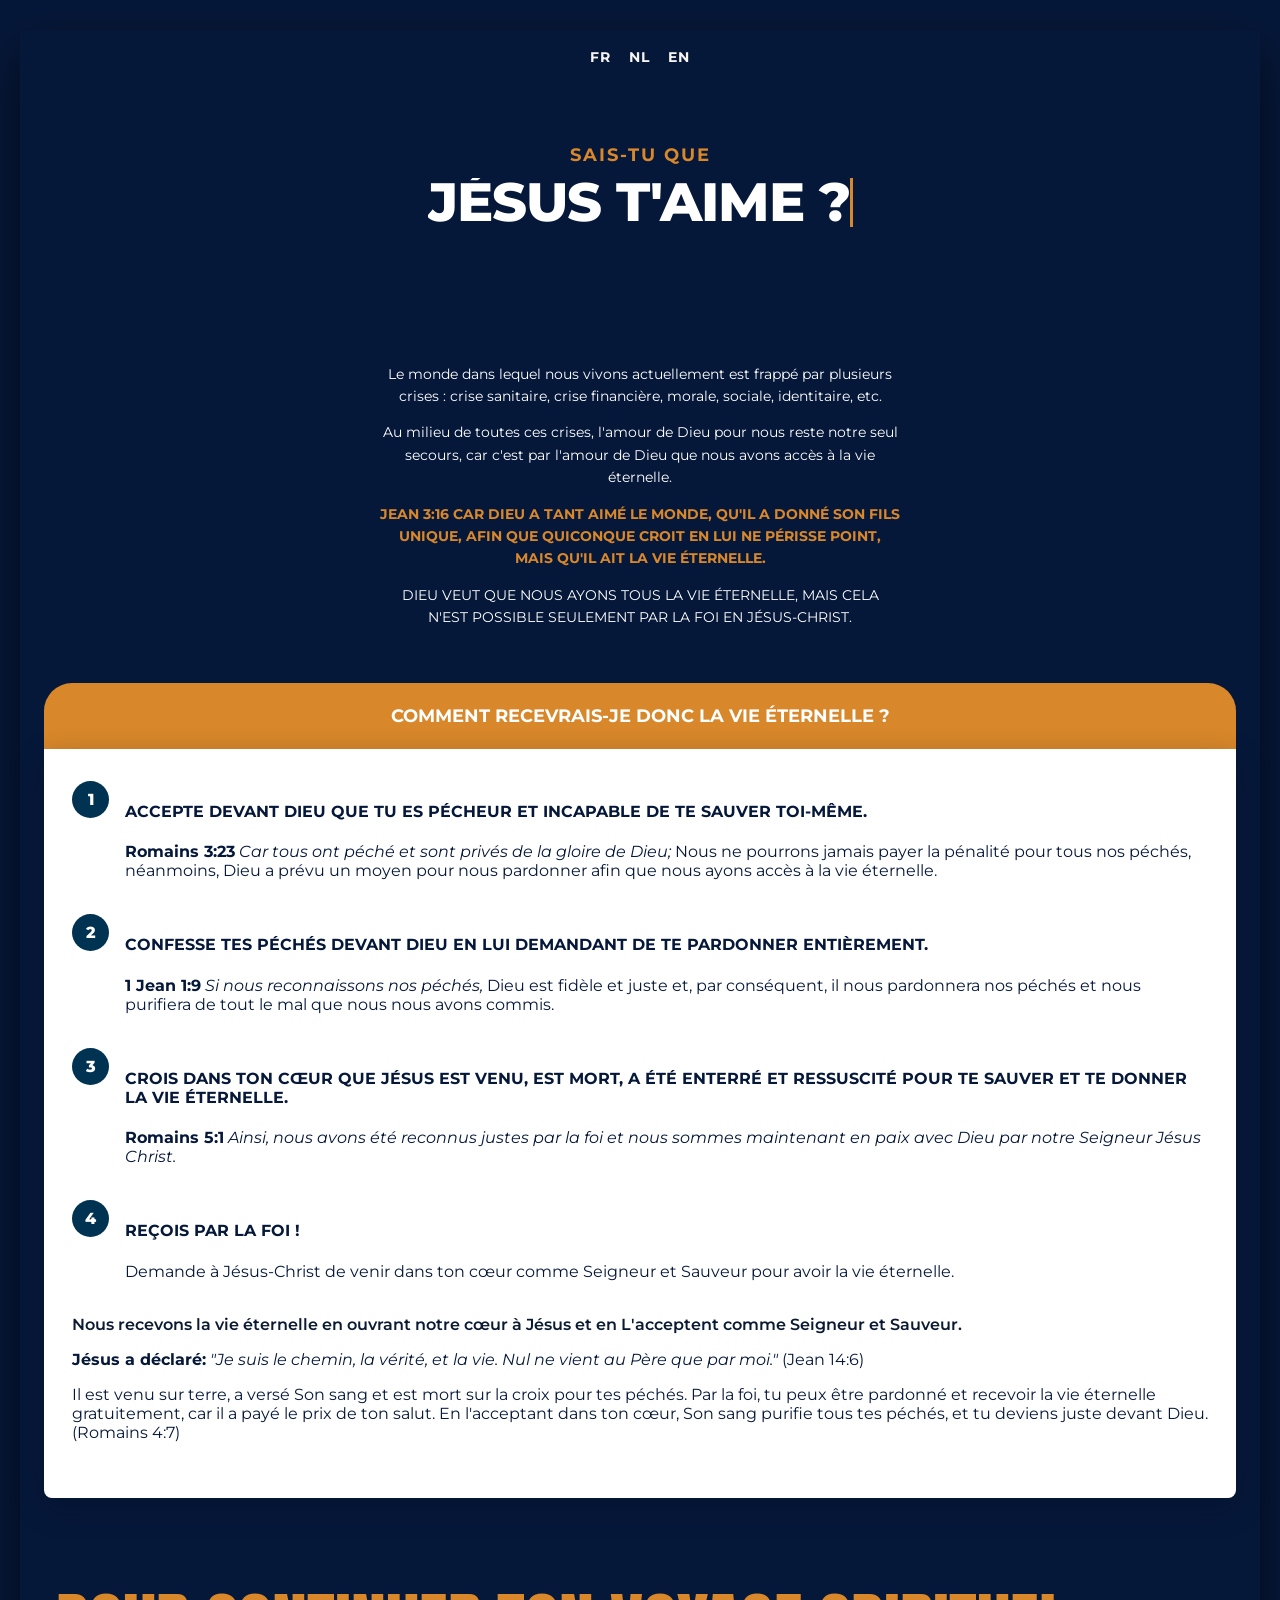
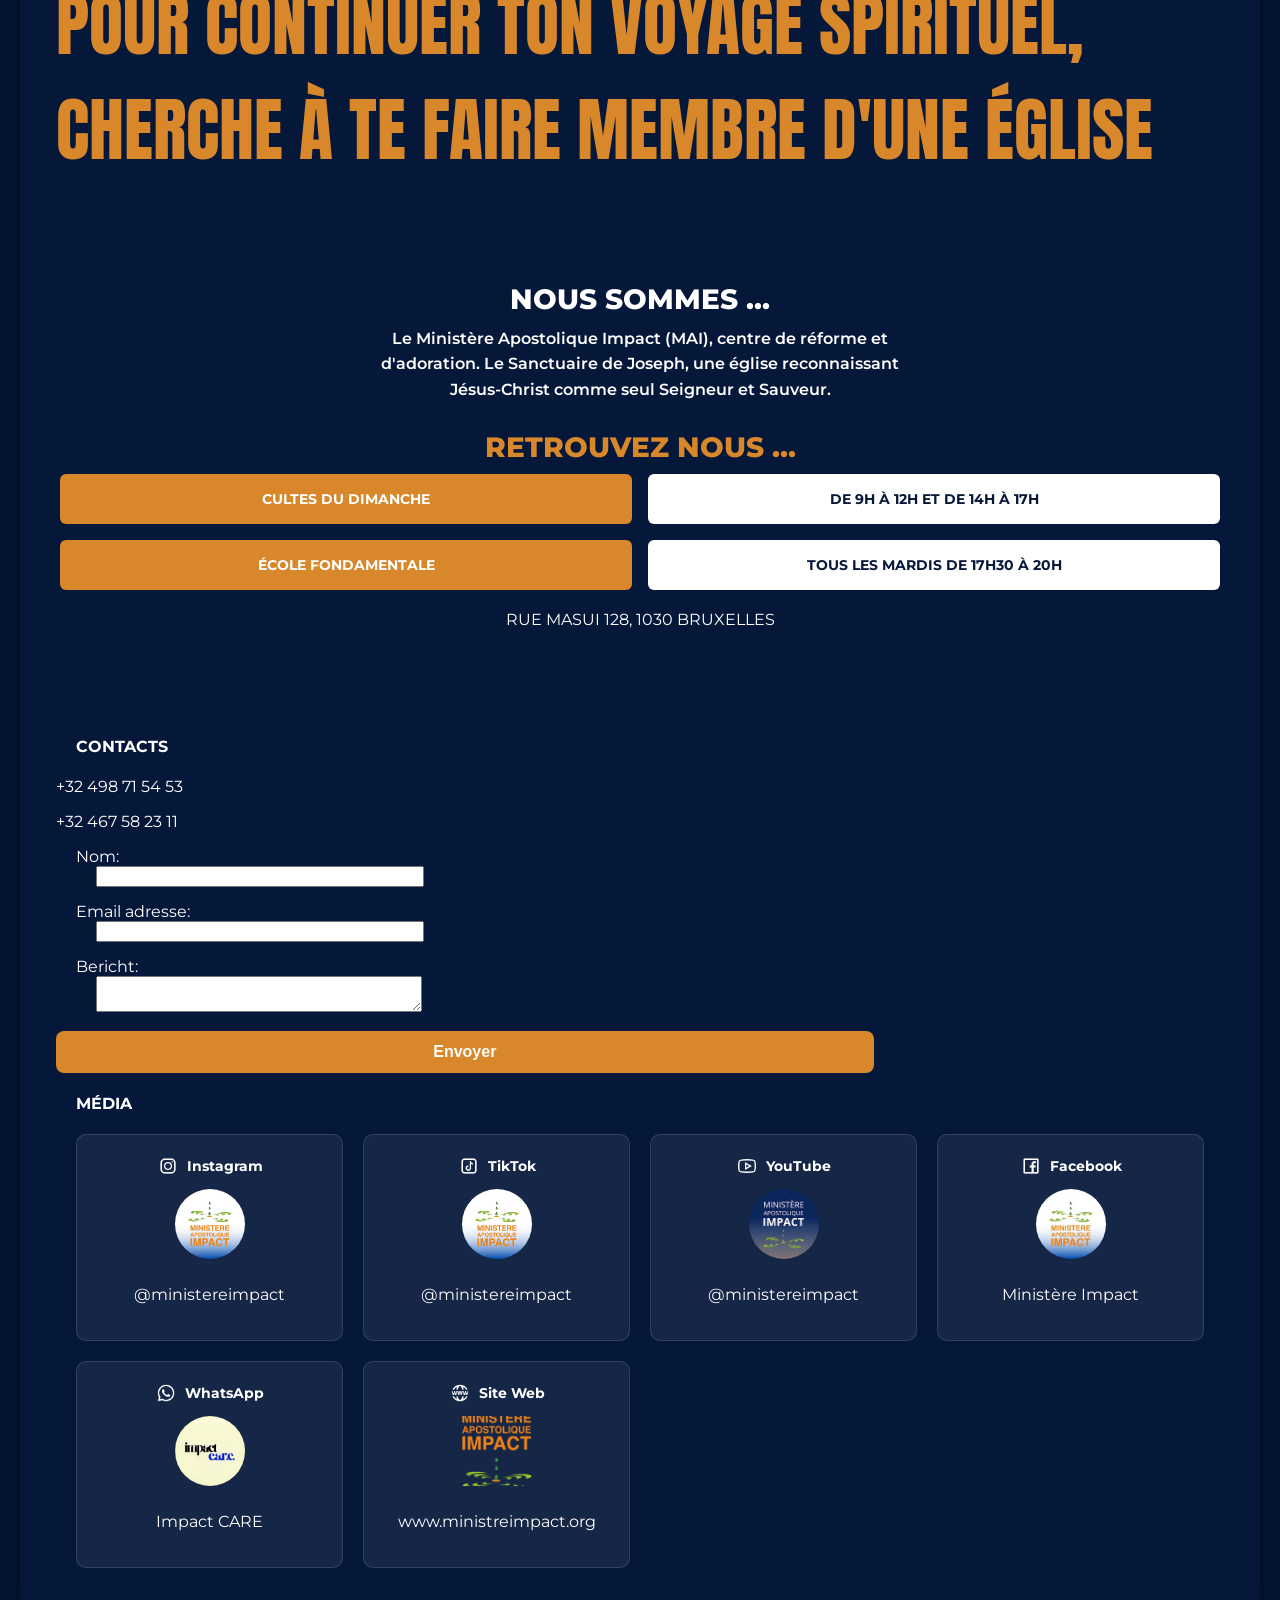
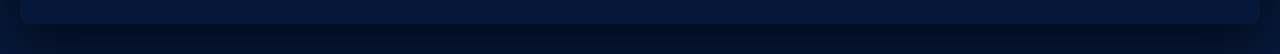
<file: index.html>
<!doctype html>
<html lang="fr">
<head>
  <!-- Google tag (gtag.js) -->
  <script async src="https://www.googletagmanager.com/gtag/js?id=G-8X0MS7GX06"></script>
  <script>
    window.dataLayer = window.dataLayer || [];
    function gtag(){dataLayer.push(arguments);}
    gtag('js', new Date());

    gtag('config', 'G-8X0MS7GX06');
  </script>
  <meta charset="utf-8">
  <meta name="viewport" content="width=device-width,initial-scale=1">
  <title>Jésus t'aime — Flyer</title>
  <link href="https://fonts.googleapis.com/css2?family=Montserrat:wght@400;600;700;800&display=swap" rel="stylesheet">
  <link href="https://fonts.googleapis.com/css2?family=Anton&display=swap" rel="stylesheet">
  <style>
    @import url('style.css');
</style>

</head>
<body>
<script>
document.addEventListener("DOMContentLoaded", function() {
  const el = document.querySelector(".typewriter");
  const text = "JÉSUS T'AIME ?";  // wordt per taal aangepast
  let i = 0;

  function type() {
    if (i < text.length) {
      el.textContent += text.charAt(i);
      i++;
      setTimeout(type, 80);
    }
  }

  type();
});
</script>



  <div class="sheet">
    <div class="lang-switch">
      <button class="lang-toggle" type="button" aria-label="Kies taal">☰</button>
      <div class="lang-menu">
        <a href="index.html" class="active">FR</a>
        <a href="nl.html">NL</a>
        <a href="en.html">EN</a>
      </div>
    </div>

    <header class="header">
      <div class="kicker">SAIS‑TU QUE</div>
      <div class="title typewriter"></div>
      <div class="lead">
      <p>Le monde dans lequel nous vivons actuellement est frappé par plusieurs crises : crise sanitaire, crise financière, morale, sociale, identitaire, etc.</p>
      <p>Au milieu de toutes ces crises, l'amour de Dieu pour nous reste notre seul secours, car c'est par l'amour de Dieu que nous avons accès à la vie éternelle.</p>
      <p style="color: var(--orange); font-weight: bold;">JEAN 3:16 CAR DIEU A TANT AIMÉ LE MONDE, QU'IL A DONNÉ SON FILS UNIQUE, AFIN QUE QUICONQUE CROIT EN LUI NE PÉRISSE POINT, MAIS QU'IL AIT LA VIE ÉTERNELLE.</p>
      <p>DIEU VEUT QUE NOUS AYONS TOUS LA VIE ÉTERNELLE, MAIS CELA N'EST POSSIBLE SEULEMENT PAR LA FOI EN JÉSUS-CHRIST.</p>
      </div>
    </header>

    <div class="band">Comment recevrais‑je donc la vie éternelle ?</div>

    <section class="card">
      <div class="steps">
        <div class="step">
          <div class="num">1</div>
          <div>
            <h4>ACCEPTE DEVANT DIEU QUE TU ES PÉCHEUR ET INCAPABLE DE TE SAUVER TOI-MÊME.</h4>
            <p><strong>Romains 3:23</strong> <em>Car tous ont péché et sont privés de la gloire de Dieu;</em> Nous ne pourrons jamais payer la pénalité pour tous nos péchés, néanmoins, Dieu a prévu un moyen pour nous pardonner afin que nous ayons accès à la vie éternelle.</p>
          </div>
        </div>

        <div class="step">
          <div class="num">2</div>
          <div>
            <h4>CONFESSE TES PÉCHÉS DEVANT DIEU EN LUI DEMANDANT DE TE PARDONNER ENTIÈREMENT.</h4>
            <p><strong>1 Jean 1:9</strong> <em>Si nous reconnaissons nos péchés,</em> Dieu est fidèle et juste et, par conséquent, il nous pardonnera nos péchés et nous purifiera de tout le mal que nous nous avons commis.</p>
          </div>
        </div>

        <div class="step">
          <div class="num">3</div>
          <div>
            <h4>CROIS DANS TON CŒUR QUE JÉSUS EST VENU, EST MORT, A ÉTÉ ENTERRÉ ET RESSUSCITÉ POUR TE SAUVER ET TE DONNER LA VIE ÉTERNELLE.</h4>
            <p><strong>Romains 5:1</strong> <em>Ainsi, nous avons été reconnus justes par la foi et nous sommes maintenant en paix avec Dieu par notre Seigneur Jésus Christ.</em></p>
          </div>
        </div>

        <div class="step">
          <div class="num">4</div>
          <div>
            <h4>REÇOIS PAR LA FOI !</h4>
            <p>Demande à Jésus-Christ de venir dans ton cœur comme Seigneur et Sauveur pour avoir la vie éternelle.</p>
          </div>
        </div>
      </div>

      <p style="margin-top:18px;color:#0b1a33;font-weight:600">Nous recevons la vie éternelle en ouvrant notre cœur à Jésus et en L'acceptent comme Seigneur et Sauveur.</p>
      <p><strong>Jésus a déclaré:</strong> <em>"Je suis le chemin, la vérité, et la vie. Nul ne vient au Père que par moi."</em> (Jean 14:6)</p>
      <p>Il est venu sur terre, a versé Son sang et est mort sur la croix pour tes péchés. Par la foi, tu peux être pardonné et recevoir la vie éternelle gratuitement, car il a payé le prix de ton salut. En l'acceptant dans ton cœur, Son sang purifie tous tes péchés, et tu deviens juste devant Dieu. (Romains 4:7)</p>
    </section>
    <p class="special">
      POUR CONTINUER TON VOYAGE SPIRITUEL, CHERCHE À TE FAIRE MEMBRE D'UNE ÉGLISE
    </p>

    <footer class="church">

      <h3>NOUS SOMMES ...</h3>
      <p>
        Le Ministère Apostolique Impact (MAI), centre de réforme et d'adoration.
        Le Sanctuaire de Joseph, une église reconnaissant Jésus-Christ comme seul Seigneur et Sauveur.
      </p>

      <h3 style="color: var(--orange)">RETROUVEZ NOUS ...</h3>

      <div class="badges">
        <div class="badge orange">CULTES DU DIMANCHE</div>
        <div class="badge white">DE 9H À 12H ET DE 14H À 17H</div>
        <div class="badge orange">ÉCOLE FONDAMENTALE</div>
        <div class="badge white">TOUS LES MARDIS DE 17H30 À 20H</div>
      </div>
      <div class="contacts">
        <div></div>
        <div>RUE MASUI 128, 1030 BRUXELLES</div>
      </div>

    </footer>
    <section class="contact-media">
      <div>
        <div class="contact-section">
          <h4 style="margin-left:20px">CONTACTS</h4>
          <p>+32 498 71 54 53</p>
          <p>+32 467 58 23 11</p>
            <div style="margin-left:20px; margin-bottom:10px">
                <label>Nom:</label><br>
                <input type="text" name="name" required style="margin-left:20px; margin-bottom:5px">
              </div>
            <div style="margin-left:20px; margin-bottom:10px">
              <label>Email adresse:</label><br>
              <input type="email" name="email" required style="margin-left:20px; margin-bottom:5px">
            </div>
          
            <div style="margin-left:20px; margin-bottom:10px">
              <label>Bericht:</label><br>
              <textarea name="message" required style="margin-left:20px; margin-bottom:5px"></textarea>
            </div>
          
            <button type="submit">Envoyer</button>
          </form>
          
          <h4 style="margin-left:20px">MÉDIA</h4>
          <div class="media-links" style="margin-left:20px; margin-right:20px; margin-bottom:20px">
            <div class="social-grid">

              <a class="social-card" href="https://www.instagram.com/ministereimpact/" target="_blank">
                <div class="top-row">
                  <img class="platform-icon" src="icons8-instagram-logo-32.png" alt="Instagram">
                  <span class="platform-name">Instagram</span>
                </div>
                <img class="avatar" src="profiles/instagram.jpg" alt="Instagram profiel">
                <p>@ministereimpact</p>
              </a>
            
              <a class="social-card" href="https://www.tiktok.com/@ministereimpact" target="_blank">
                <div class="top-row">
                  <img class="platform-icon" src="icons8-tiktok-32.png" alt="TikTok">
                  <span class="platform-name">TikTok</span>
                </div>
                <img class="avatar" src="profiles/tiktok.jpeg" alt="TikTok profiel">
                <p>@ministereimpact</p>
              </a>
            
              <a class="social-card" href="https://www.youtube.com/@ministereimpact" target="_blank">
                <div class="top-row">
                  <img class="platform-icon" src="icons8-youtube-32.png" alt="YouTube">
                  <span class="platform-name">YouTube</span>
                </div>
                <img class="avatar" src="profiles/youtube.jpg" alt="YouTube profiel">
                <p>@ministereimpact</p>
              </a>
            
              <a class="social-card" href="https://facebook.com/ministereimpact" target="_blank">
                <div class="top-row">
                  <img class="platform-icon" src="icons8-facebook-32.png" alt="Facebook">
                  <span class="platform-name">Facebook</span>
                </div>
                <img class="avatar" src="profiles/facebook.jpg" alt="Facebook profiel">
                <p>Ministère Impact</p>
              </a>
            
              <a class="social-card" href="https://whatsapp.com/channel/0029VbAOc02KmCPVgqaC9p2C" target="_blank">
                <div class="top-row">
                  <img class="platform-icon" src="icons8-whatsapp-32.png" alt="WhatsApp">
                  <span class="platform-name">WhatsApp</span>
                </div>
                <img class="avatar" src="profiles/whatsapp.png" alt="WhatsApp kanaal">
                <p>Impact CARE</p>
              </a>

              <a class="social-card" href="https://www.ministereimpact.org/" target="_blank">
                <div class="top-row">
                  <img class="platform-icon" src="icons8-website-32.png" alt="WhatsApp">
                  <span class="platform-name">Site Web</span>
                </div>
                <img class="avatar_logo" src="profiles/logo.png" alt="WhatsApp kanaal">
                <p>www.ministreimpact.org</p>
              </a>

            </div>            
          </div>
      </div>
    </section>
  </div>
  <script>
  document.addEventListener('DOMContentLoaded', function () {
    const langSwitch = document.querySelector('.lang-switch');
    const toggle = document.querySelector('.lang-toggle');
    const menu = document.querySelector('.lang-menu');

    if (!langSwitch || !toggle || !menu) return;

    toggle.addEventListener('click', function (e) {
      e.preventDefault();
      e.stopPropagation();
      langSwitch.classList.toggle('open');
    });

    // close when clicking outside
    document.addEventListener('click', function (e) {
      if (!langSwitch.contains(e.target)) langSwitch.classList.remove('open');
    });

    // close when selecting a language
    menu.querySelectorAll('a').forEach(a => {
      a.addEventListener('click', () => langSwitch.classList.remove('open'));
    });
  });
  </script>
</body>
</html>
</file>
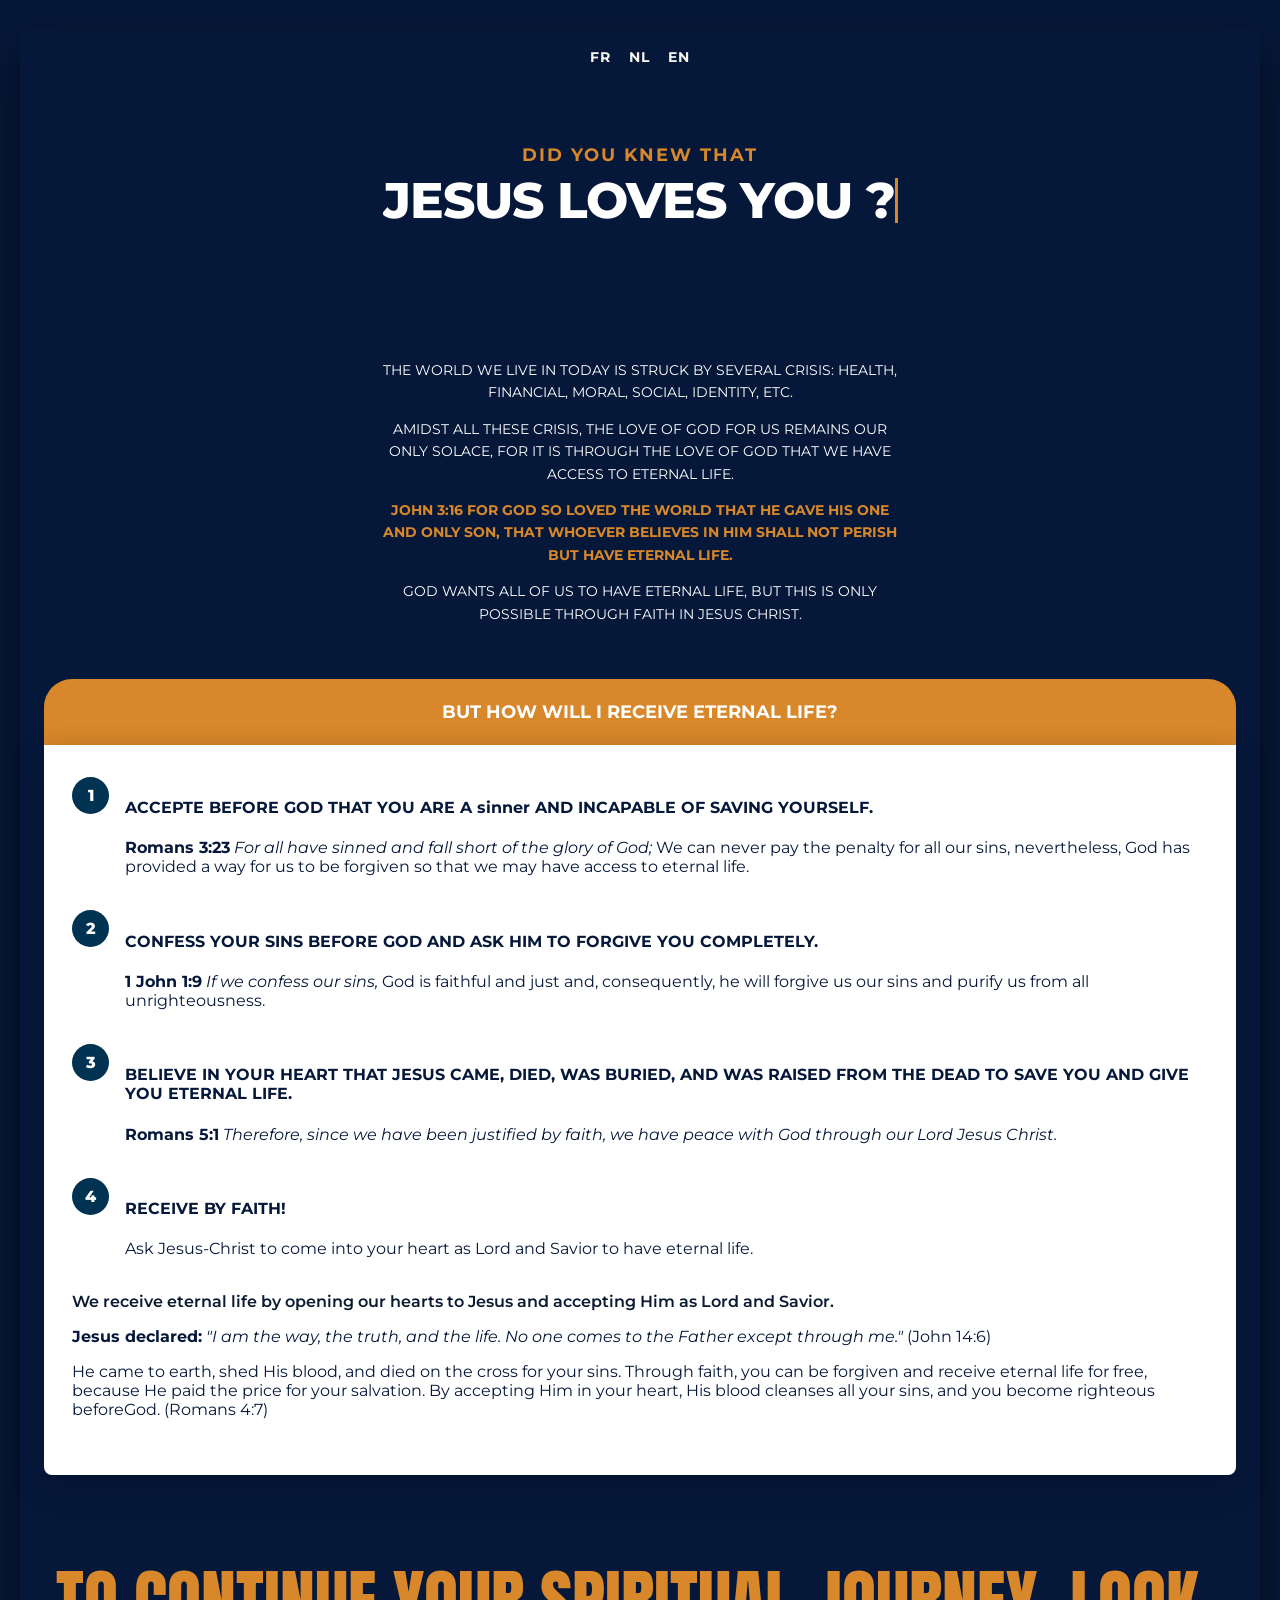
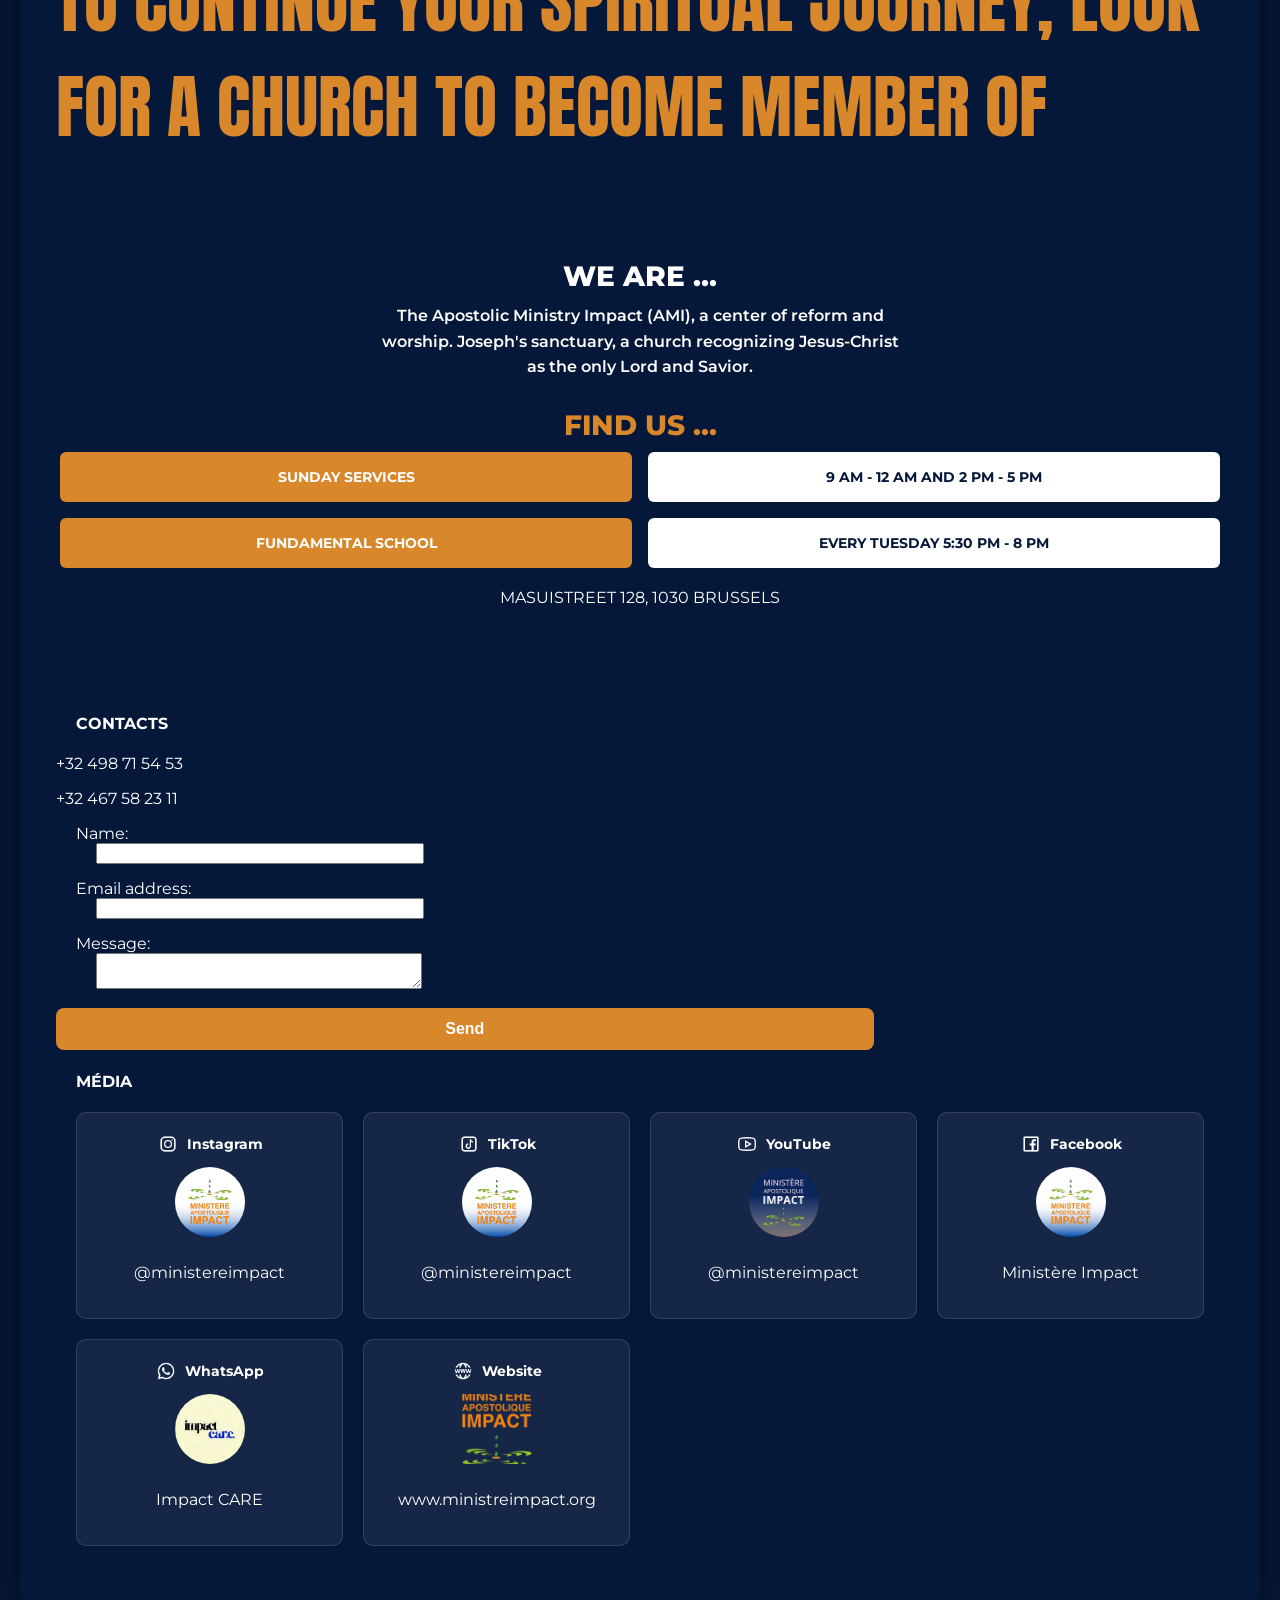
<file: en.html>
<!doctype html>
<html lang="fr">
<head>
  <!-- Google tag (gtag.js) -->
  <script async src="https://www.googletagmanager.com/gtag/js?id=G-8X0MS7GX06"></script>
  <script>
    window.dataLayer = window.dataLayer || [];
    function gtag(){dataLayer.push(arguments);}
    gtag('js', new Date());

    gtag('config', 'G-8X0MS7GX06');
  </script>
  <meta charset="utf-8">
  <meta name="viewport" content="width=device-width,initial-scale=1">
  <title>Jésus t'aime — Flyer</title>
  <link href="https://fonts.googleapis.com/css2?family=Montserrat:wght@400;600;700;800&display=swap" rel="stylesheet">
  <link href="https://fonts.googleapis.com/css2?family=Anton&display=swap" rel="stylesheet">
  <style>
    @import url('style.css');
</style>

</head>
<body>
<script>
document.addEventListener("DOMContentLoaded", function() {
  const el = document.querySelector(".typewriterenglish");
  const text = "JESUS LOVES YOU ?";  // wordt per taal aangepast
  let i = 0;

  function type() {
    if (i < text.length) {
      el.textContent += text.charAt(i);
      i++;
      setTimeout(type, 80);
    }
  }

  type();
});
</script>



  <div class="sheet">
    <div class="lang-switch">
      <button class="lang-toggle" type="button" aria-label="Kies taal">☰</button>
      <div class="lang-menu">
        <a href="index.html" class="active">FR</a>
        <a href="nl.html">NL</a>
        <a href="en.html">EN</a>
      </div>
    </div>

    <header class="header">
      <div class="kicker">DID YOU KNEW THAT</div>
      <div class="title typewriterenglish"></div>
      <div class="lead">
      <p>THE WORLD WE LIVE IN TODAY IS STRUCK BY SEVERAL CRISIS: HEALTH, FINANCIAL, MORAL, SOCIAL, IDENTITY, ETC.</p>
      <p>AMIDST ALL THESE CRISIS, THE LOVE OF GOD FOR US REMAINS OUR ONLY SOLACE, FOR IT IS THROUGH THE LOVE OF GOD THAT WE HAVE ACCESS TO ETERNAL LIFE.</p>
      <p style="color: var(--orange); font-weight: bold;">JOHN 3:16 FOR GOD SO LOVED THE WORLD THAT HE GAVE HIS ONE AND ONLY SON, THAT WHOEVER BELIEVES IN HIM SHALL NOT PERISH BUT HAVE ETERNAL LIFE.</p>
      <p> GOD WANTS ALL OF US TO HAVE ETERNAL LIFE, BUT THIS IS ONLY POSSIBLE THROUGH FAITH IN JESUS CHRIST.</p>
      </div>
    </header>

    <div class="band">BUT HOW WILL I RECEIVE ETERNAL LIFE?</div>

    <section class="card">
      <div class="steps">
        <div class="step">
          <div class="num">1</div>
          <div>
            <h4>ACCEPTE BEFORE GOD THAT YOU ARE A sinner AND INCAPABLE OF SAVING YOURSELF.</h4>
            <p><strong>Romans 3:23</strong> <em>For all have sinned and fall short of the glory of God;</em> We can never pay the penalty for all our sins, nevertheless, God has provided a way for us to be forgiven so that we may have access to eternal life.</p>
          </div>
        </div>

        <div class="step">
          <div class="num">2</div>
          <div>
            <h4>CONFESS YOUR SINS BEFORE GOD AND ASK HIM TO FORGIVE YOU COMPLETELY.</h4>
            <p><strong>1 John 1:9</strong> <em>If we confess our sins,</em> God is faithful and just and, consequently, he will forgive us our sins and purify us from all unrighteousness.</p>
          </div>
        </div>

        <div class="step">
          <div class="num">3</div>
          <div>
            <h4>BELIEVE IN YOUR HEART THAT JESUS CAME, DIED, WAS BURIED, AND WAS RAISED FROM THE DEAD TO SAVE YOU AND GIVE YOU ETERNAL LIFE.</h4>
            <p><strong>Romans 5:1</strong> <em>Therefore, since we have been justified by faith, we have peace with God through our Lord Jesus Christ.</em></p>
          </div>
        </div>

        <div class="step">
          <div class="num">4</div>
          <div>
            <h4>RECEIVE BY FAITH!</h4>
            <p>Ask Jesus-Christ to come into your heart as Lord and Savior to have eternal life.</p>
          </div>
        </div>
      </div>

      <p style="margin-top:18px;color:#0b1a33;font-weight:600">We receive eternal life by opening our hearts to Jesus and accepting Him as Lord and Savior.</p>
      <p><strong>Jesus declared:</strong> <em>"I am the way, the truth, and the life. No one comes to the Father except through me."</em> (John 14:6)</p>
      <p>He came to earth, shed His blood, and died on the cross for your sins. Through faith, you can be forgiven and receive eternal life for free, because He paid the price for your salvation. By accepting Him in your heart, His blood cleanses all your sins, and you become righteous beforeGod. (Romans 4:7)</p>
    </section>
    <p class="special">
      TO CONTINUE YOUR SPIRITUAL JOURNEY, LOOK FOR A CHURCH TO BECOME MEMBER OF
    </p>

    <footer class="church">

      <h3>WE ARE ...</h3>
      <p>
        The Apostolic Ministry Impact (AMI), a center of reform and worship.
        Joseph's sanctuary, a church recognizing Jesus-Christ as the only Lord and Savior.
      </p>

      <h3 style="color: var(--orange)">FIND US ...</h3>

      <div class="badges">
        <div class="badge orange">SUNDAY SERVICES</div>
        <div class="badge white">9 AM - 12 AM AND 2 PM - 5 PM</div>
        <div class="badge orange">FUNDAMENTAL SCHOOL</div>
        <div class="badge white">EVERY TUESDAY 5:30 PM - 8 PM</div>
      </div>
      <div class="contacts">
        <div></div>
        <div>MASUISTREET 128, 1030 BRUSSELS</div>
      </div>

    </footer>
    <section class="contact-media">
      <div>
        <div class="contact-section">
          <h4 style="margin-left:20px">CONTACTS</h4>
          <p>+32 498 71 54 53</p>
          <p>+32 467 58 23 11</p>
            <div style="margin-left:20px; margin-bottom:10px">
                <label>Name:</label><br>
                <input type="text" name="name" required style="margin-left:20px; margin-bottom:5px">
              </div>
            <div style="margin-left:20px; margin-bottom:10px">
              <label>Email address:</label><br>
              <input type="email" name="email" required style="margin-left:20px; margin-bottom:5px">
            </div>
          
            <div style="margin-left:20px; margin-bottom:10px">
              <label>Message:</label><br>
              <textarea name="message" required style="margin-left:20px; margin-bottom:5px"></textarea>
            </div>
          
            <button type="submit">Send</button>
          </form>
          
          <h4 style="margin-left:20px">MÉDIA</h4>
          <div class="media-links" style="margin-left:20px; margin-right:20px; margin-bottom:20px">
            <div class="social-grid">

              <a class="social-card" href="https://www.instagram.com/ministereimpact/" target="_blank">
                <div class="top-row">
                  <img class="platform-icon" src="icons8-instagram-logo-32.png" alt="Instagram">
                  <span class="platform-name">Instagram</span>
                </div>
                <img class="avatar" src="profiles/instagram.jpg" alt="Instagram profiel">
                <p>@ministereimpact</p>
              </a>
            
              <a class="social-card" href="https://www.tiktok.com/@ministereimpact" target="_blank">
                <div class="top-row">
                  <img class="platform-icon" src="icons8-tiktok-32.png" alt="TikTok">
                  <span class="platform-name">TikTok</span>
                </div>
                <img class="avatar" src="profiles/tiktok.jpeg" alt="TikTok profiel">
                <p>@ministereimpact</p>
              </a>
            
              <a class="social-card" href="https://www.youtube.com/@ministereimpact" target="_blank">
                <div class="top-row">
                  <img class="platform-icon" src="icons8-youtube-32.png" alt="YouTube">
                  <span class="platform-name">YouTube</span>
                </div>
                <img class="avatar" src="profiles/youtube.jpg" alt="YouTube profiel">
                <p>@ministereimpact</p>
              </a>
            
              <a class="social-card" href="https://facebook.com/ministereimpact" target="_blank">
                <div class="top-row">
                  <img class="platform-icon" src="icons8-facebook-32.png" alt="Facebook">
                  <span class="platform-name">Facebook</span>
                </div>
                <img class="avatar" src="profiles/facebook.jpg" alt="Facebook profiel">
                <p>Ministère Impact</p>
              </a>
            
              <a class="social-card" href="https://whatsapp.com/channel/0029VbAOc02KmCPVgqaC9p2C" target="_blank">
                <div class="top-row">
                  <img class="platform-icon" src="icons8-whatsapp-32.png" alt="WhatsApp">
                  <span class="platform-name">WhatsApp</span>
                </div>
                <img class="avatar" src="profiles/whatsapp.png" alt="WhatsApp kanaal">
                <p>Impact CARE</p>
              </a>

              <a class="social-card" href="https://www.ministereimpact.org/" target="_blank">
                <div class="top-row">
                  <img class="platform-icon" src="icons8-website-32.png" alt="Website">
                  <span class="platform-name">Website</span>
                </div>
                <img class="avatar_logo" src="profiles/logo.png" alt="Website">
                <p>www.ministreimpact.org</p>
              </a>

            </div>            
          </div>
      </div>
    </section>
  </div>
  <script>
  document.addEventListener('DOMContentLoaded', function () {
    const langSwitch = document.querySelector('.lang-switch');
    const toggle = document.querySelector('.lang-toggle');
    const menu = document.querySelector('.lang-menu');

    if (!langSwitch || !toggle || !menu) return;

    toggle.addEventListener('click', function (e) {
      e.preventDefault();
      e.stopPropagation();
      langSwitch.classList.toggle('open');
    });

    // close when clicking outside
    document.addEventListener('click', function (e) {
      if (!langSwitch.contains(e.target)) langSwitch.classList.remove('open');
    });

    // close when selecting a language
    menu.querySelectorAll('a').forEach(a => {
      a.addEventListener('click', () => langSwitch.classList.remove('open'));
    });
  });
  </script>
</body>
</html>
</file>
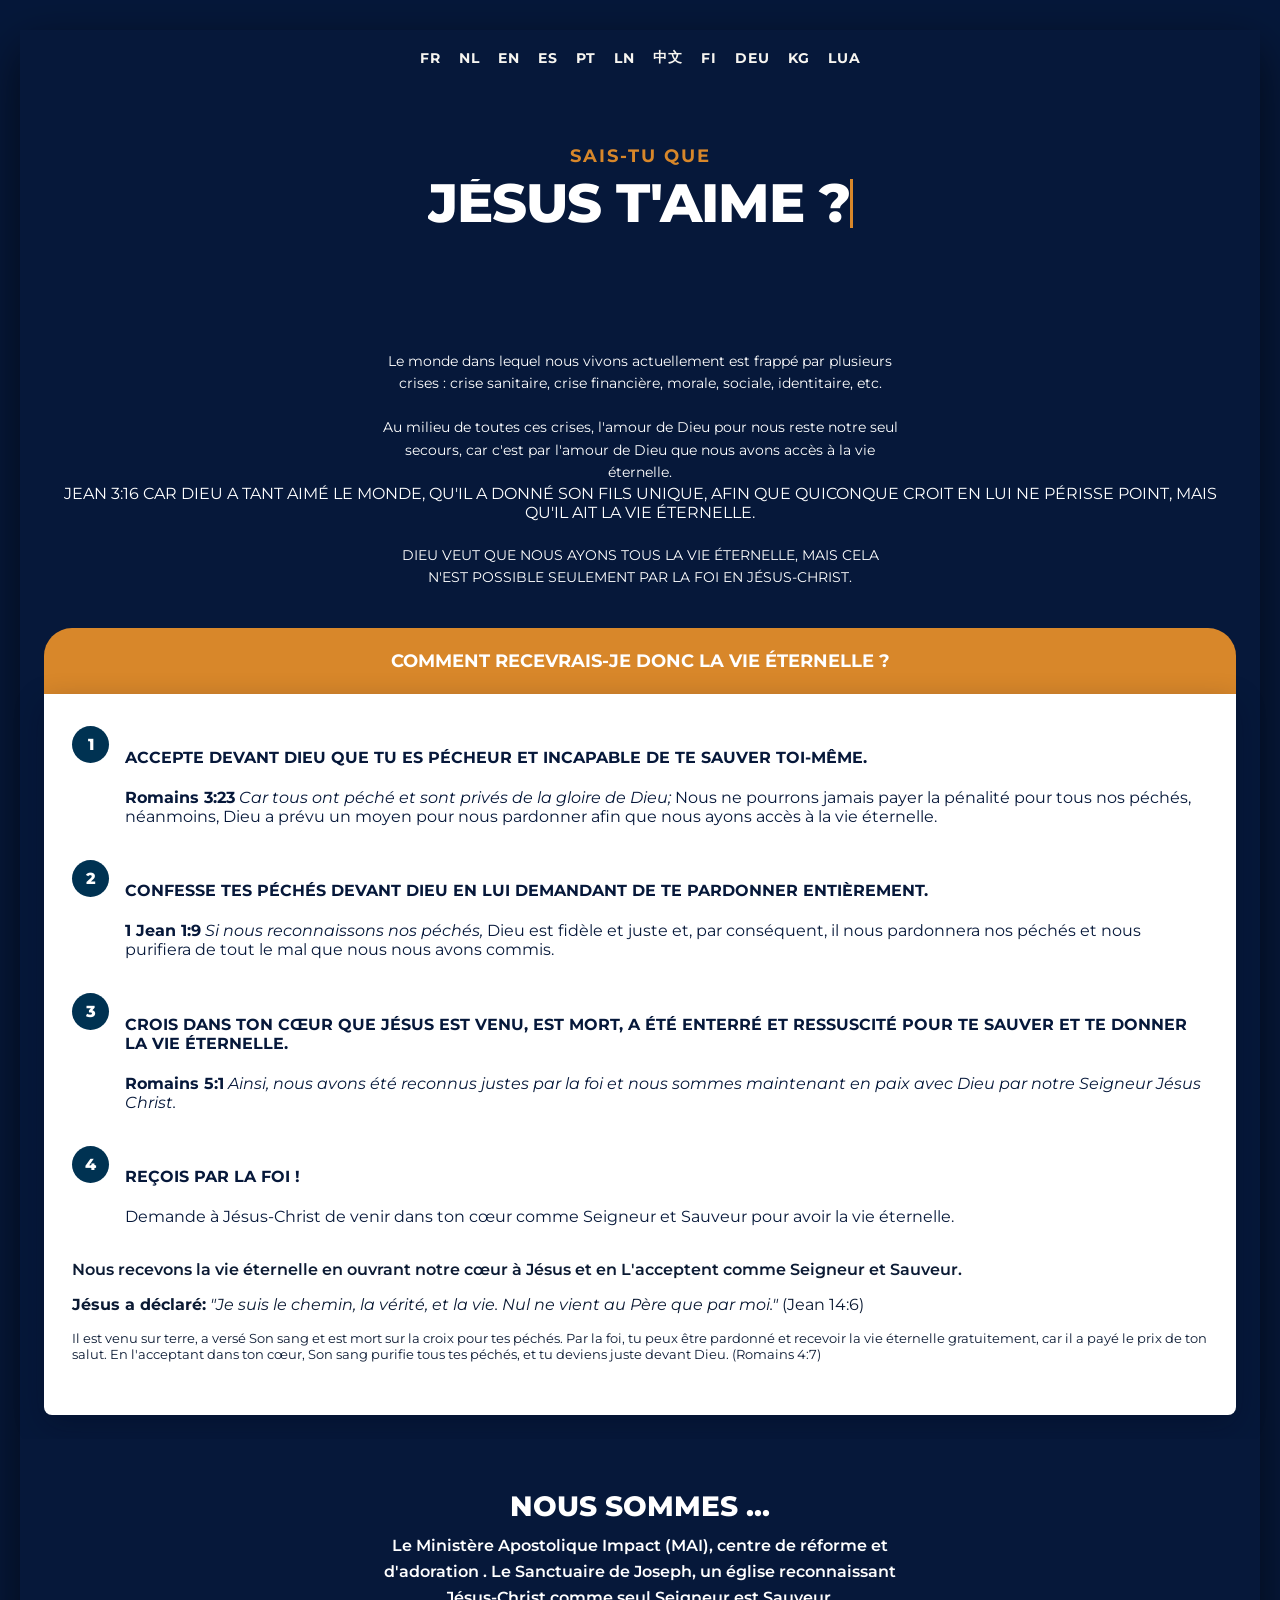
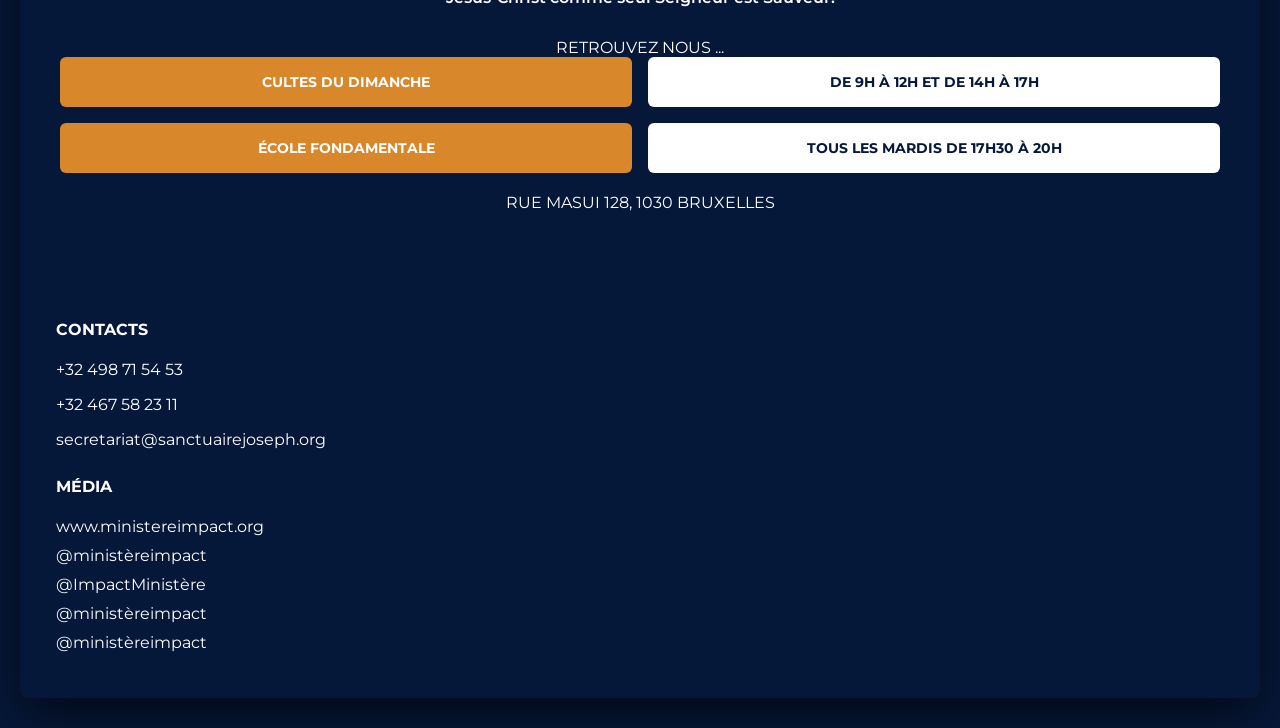
<file: flyer.html>
<!doctype html>
<html lang="fr">
<head>
  <meta charset="utf-8">
  <meta name="viewport" content="width=device-width,initial-scale=1">
  <title>Jésus t'aime — Flyer</title>
  <link href="https://fonts.googleapis.com/css2?family=Montserrat:wght@400;600;700;800&display=swap" rel="stylesheet">
  <style>
    @import url('style.css');
</style>

</head>
<body>
<script>
document.addEventListener("DOMContentLoaded", function() {
  const el = document.querySelector(".typewriter");
  const text = "JÉSUS T'AIME ?";  // wordt per taal aangepast
  let i = 0;

  function type() {
    if (i < text.length) {
      el.textContent += text.charAt(i);
      i++;
      setTimeout(type, 80);
    }
  }

  type();
});
</script>



  <div class="sheet">
    <div class="lang-switch">
  <a href="flyer.html" class="active">FR</a>
  <a href="nl.html">NL</a>
  <a href="en.html">EN</a>
  <a href="es.html">ES</a>
  <a href="pt.html">PT</a>
  <a href="ln.html">LN</a>
  <a href="cn.html">中文</a>
  <a href="fi.html">FI</a>
  <a href="de.html">DEU</a>
  <a href="kg.html">KG</a>
  <a href="lua.html">LUA</a>
</div>

    <header class="header">
      <div class="kicker">SAIS‑TU QUE</div>
      <div class="title typewriter"></div>
      <p class="lead">Le monde dans lequel nous vivons actuellement est frappé par plusieurs crises : crise sanitaire, crise financière, morale, sociale, identitaire, etc.</p>
      <p class="lead">Au milieu de toutes ces crises, l'amour de Dieu pour nous reste notre seul secours, car c'est par l'amour de Dieu que nous avons accès à la vie éternelle.</p>
      <div class="verse">JEAN 3:16 CAR DIEU A TANT AIMÉ LE MONDE, QU'IL A DONNÉ SON FILS UNIQUE, AFIN QUE QUICONQUE CROIT EN LUI NE PÉRISSE POINT, MAIS QU'IL AIT LA VIE ÉTERNELLE.</div>
      <p class="lead">DIEU VEUT QUE NOUS AYONS TOUS LA VIE ÉTERNELLE, MAIS CELA N'EST POSSIBLE SEULEMENT PAR LA FOI EN JÉSUS-CHRIST.</p>
    </header>

    <div class="band">Comment recevrais‑je donc la vie éternelle ?</div>

    <section class="card">
      <div class="steps">
        <div class="step">
          <div class="num">1</div>
          <div>
            <h4>ACCEPTE DEVANT DIEU QUE TU ES PÉCHEUR ET INCAPABLE DE TE SAUVER TOI-MÊME.</h4>
            <p><strong>Romains 3:23</strong> <em>Car tous ont péché et sont privés de la gloire de Dieu;</em> Nous ne pourrons jamais payer la pénalité pour tous nos péchés, néanmoins, Dieu a prévu un moyen pour nous pardonner afin que nous ayons accès à la vie éternelle.</p>
          </div>
        </div>

        <div class="step">
          <div class="num">2</div>
          <div>
            <h4>CONFESSE TES PÉCHÉS DEVANT DIEU EN LUI DEMANDANT DE TE PARDONNER ENTIÈREMENT.</h4>
            <p><strong>1 Jean 1:9</strong> <em>Si nous reconnaissons nos péchés,</em> Dieu est fidèle et juste et, par conséquent, il nous pardonnera nos péchés et nous purifiera de tout le mal que nous nous avons commis.</p>
          </div>
        </div>

        <div class="step">
          <div class="num">3</div>
          <div>
            <h4>CROIS DANS TON CŒUR QUE JÉSUS EST VENU, EST MORT, A ÉTÉ ENTERRÉ ET RESSUSCITÉ POUR TE SAUVER ET TE DONNER LA VIE ÉTERNELLE.</h4>
            <p><strong>Romains 5:1</strong> <em>Ainsi, nous avons été reconnus justes par la foi et nous sommes maintenant en paix avec Dieu par notre Seigneur Jésus Christ.</em></p>
          </div>
        </div>

        <div class="step">
          <div class="num">4</div>
          <div>
            <h4>REÇOIS PAR LA FOI !</h4>
            <p>Demande à Jésus-Christ de venir dans ton cœur comme Seigneur et Sauveur pour avoir la vie éternelle.</p>
          </div>
        </div>
      </div>

      <p style="margin-top:18px;color:#0b1a33;font-weight:600">Nous recevons la vie éternelle en ouvrant notre cœur à Jésus et en L'acceptent comme Seigneur et Sauveur.</p>
      <p style="color:#0b1a33;margin-top:12px"><strong>Jésus a déclaré:</strong> <em>"Je suis le chemin, la vérité, et la vie. Nul ne vient au Père que par moi."</em> (Jean 14:6)</p>
      <p style="color:#0b1a33;margin-top:12px;font-size:13px">Il est venu sur terre, a versé Son sang et est mort sur la croix pour tes péchés. Par la foi, tu peux être pardonné et recevoir la vie éternelle gratuitement, car il a payé le prix de ton salut. En l'acceptant dans ton cœur, Son sang purifie tous tes péchés, et tu deviens juste devant Dieu. (Romains 4:7)</p>
    </section>

    <footer class="church">
      <h3>NOUS SOMMES ...</h3>
      <p>Le Ministère Apostolique Impact (MAI), centre de réforme et d'adoration . Le Sanctuaire de Joseph, un église reconnaissant Jésus-Christ comme seul Seigneur est Sauveur.</p>
      
      <div class="find-us">RETROUVEZ NOUS ...</div>
      
      <div class="badges">
        <div class="badge orange">CULTES DU DIMANCHE</div>
        <div class="badge white">DE 9H À 12H ET DE 14H À 17H</div>
        <div class="badge orange">ÉCOLE FONDAMENTALE</div>
        <div class="badge white">TOUS LES MARDIS DE 17H30 À 20H</div>
      </div>
      
      <div class="contacts">
        <div></div>
        <div>RUE MASUI 128, 1030 BRUXELLES</div>
      </div>
    </footer>

    <section class="contact-media">
      <div>
        <div class="contact-section">
          <h4>CONTACTS</h4>
          <p>+32 498 71 54 53</p>
          <p>+32 467 58 23 11</p>
          <p>secretariat@sanctuairejoseph.org</p>
        </div>
        <div class="contact-section" style="margin-top:28px">
          <h4>MÉDIA</h4>
          <div class="media-links">
            <div class="media-link">
              <div class="box">www.ministereimpact.org</div>
            </div>
            <div class="media-link">
              <div class="box">@ministèreimpact</div>
            </div>
            <div class="media-link">
              <div class="box">@ImpactMinistère</div>
            </div>
            <div class="media-link">
              <div class="box">@ministèreimpact</div>
            </div>
            <div class="media-link">
              <div class="box">@ministèreimpact</div>
            </div>
          </div>
        </div>
      </div>
    </section>
  </div>
  <script>
  const buttons = document.querySelectorAll('.lang-switch button');
  const sections = document.querySelectorAll('.lang');

  buttons.forEach(btn => {
    btn.addEventListener('click', () => {
      const lang = btn.dataset.lang;

      buttons.forEach(b => b.classList.remove('active'));
      btn.classList.add('active');

      sections.forEach(sec => sec.style.display = 'none');
      document.querySelector('.lang-' + lang).style.display = 'block';
    });
  });
</script>
</body>
</html>
</file>
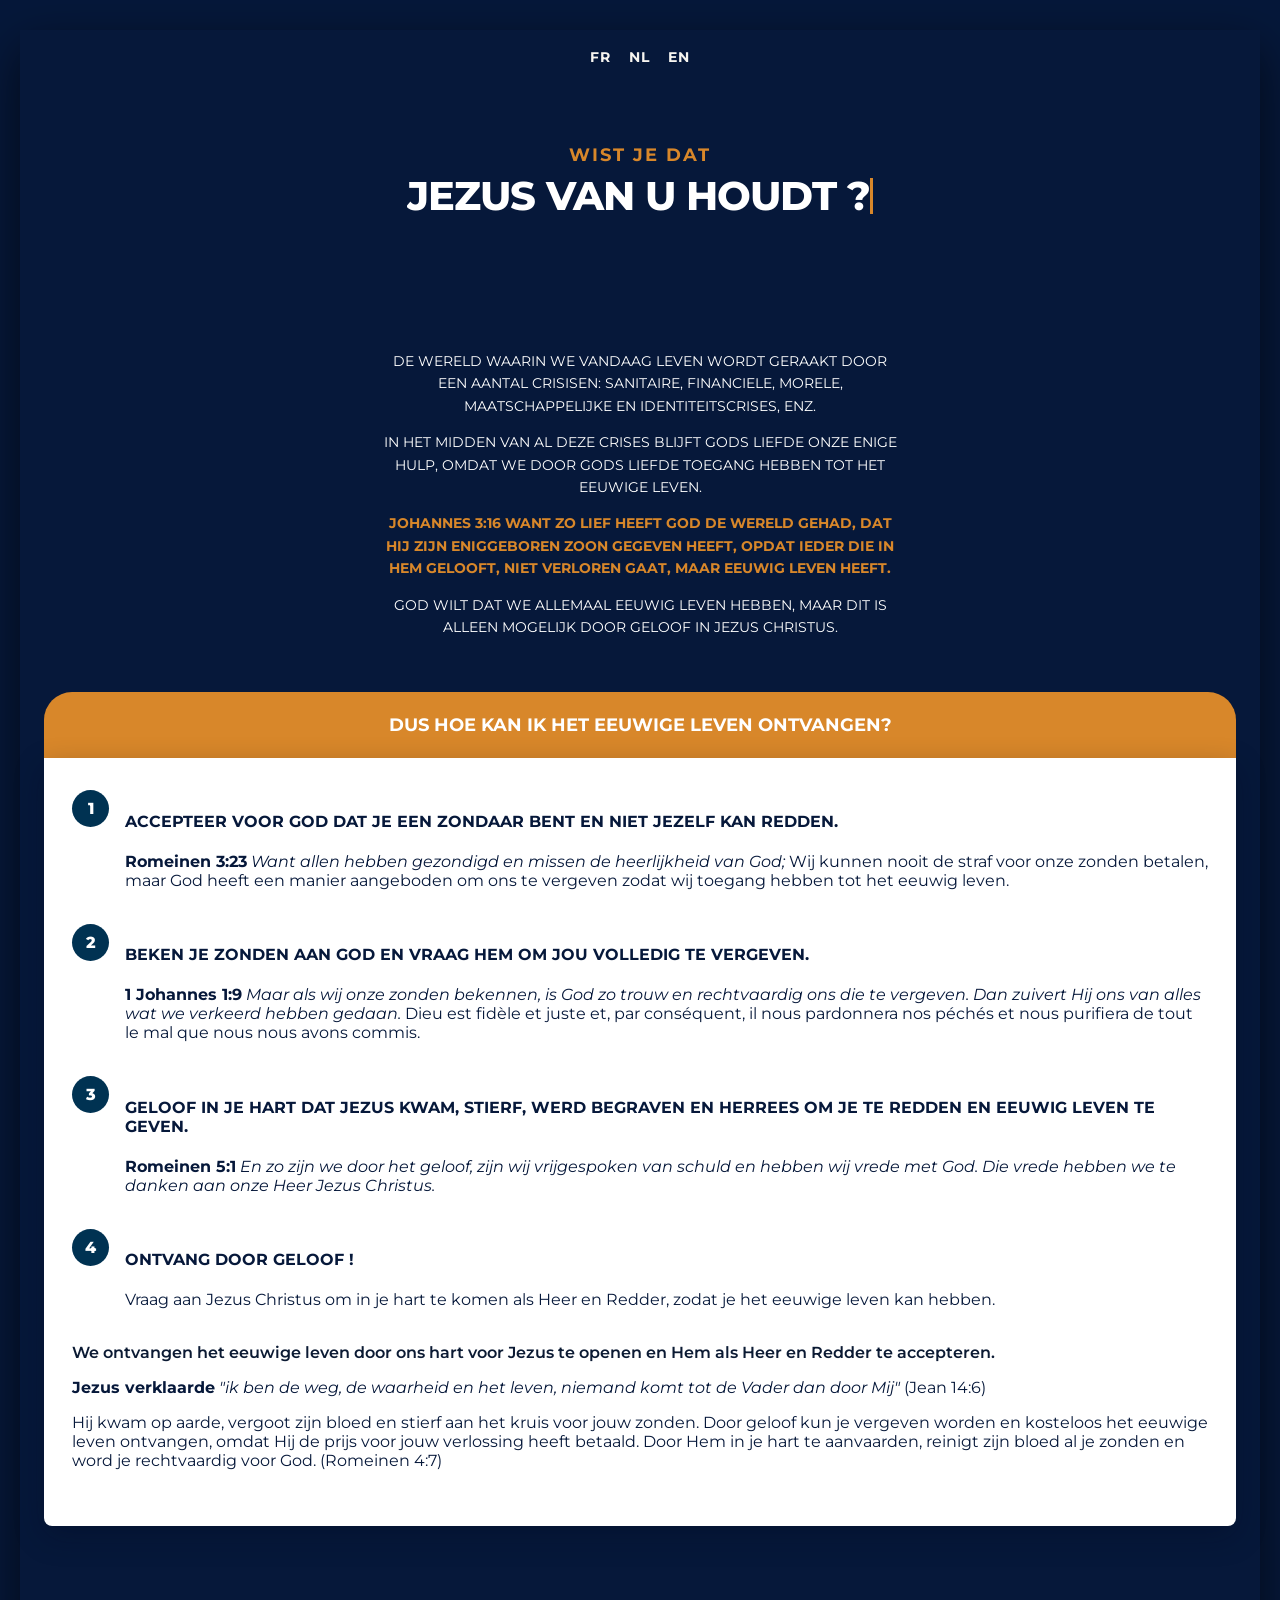
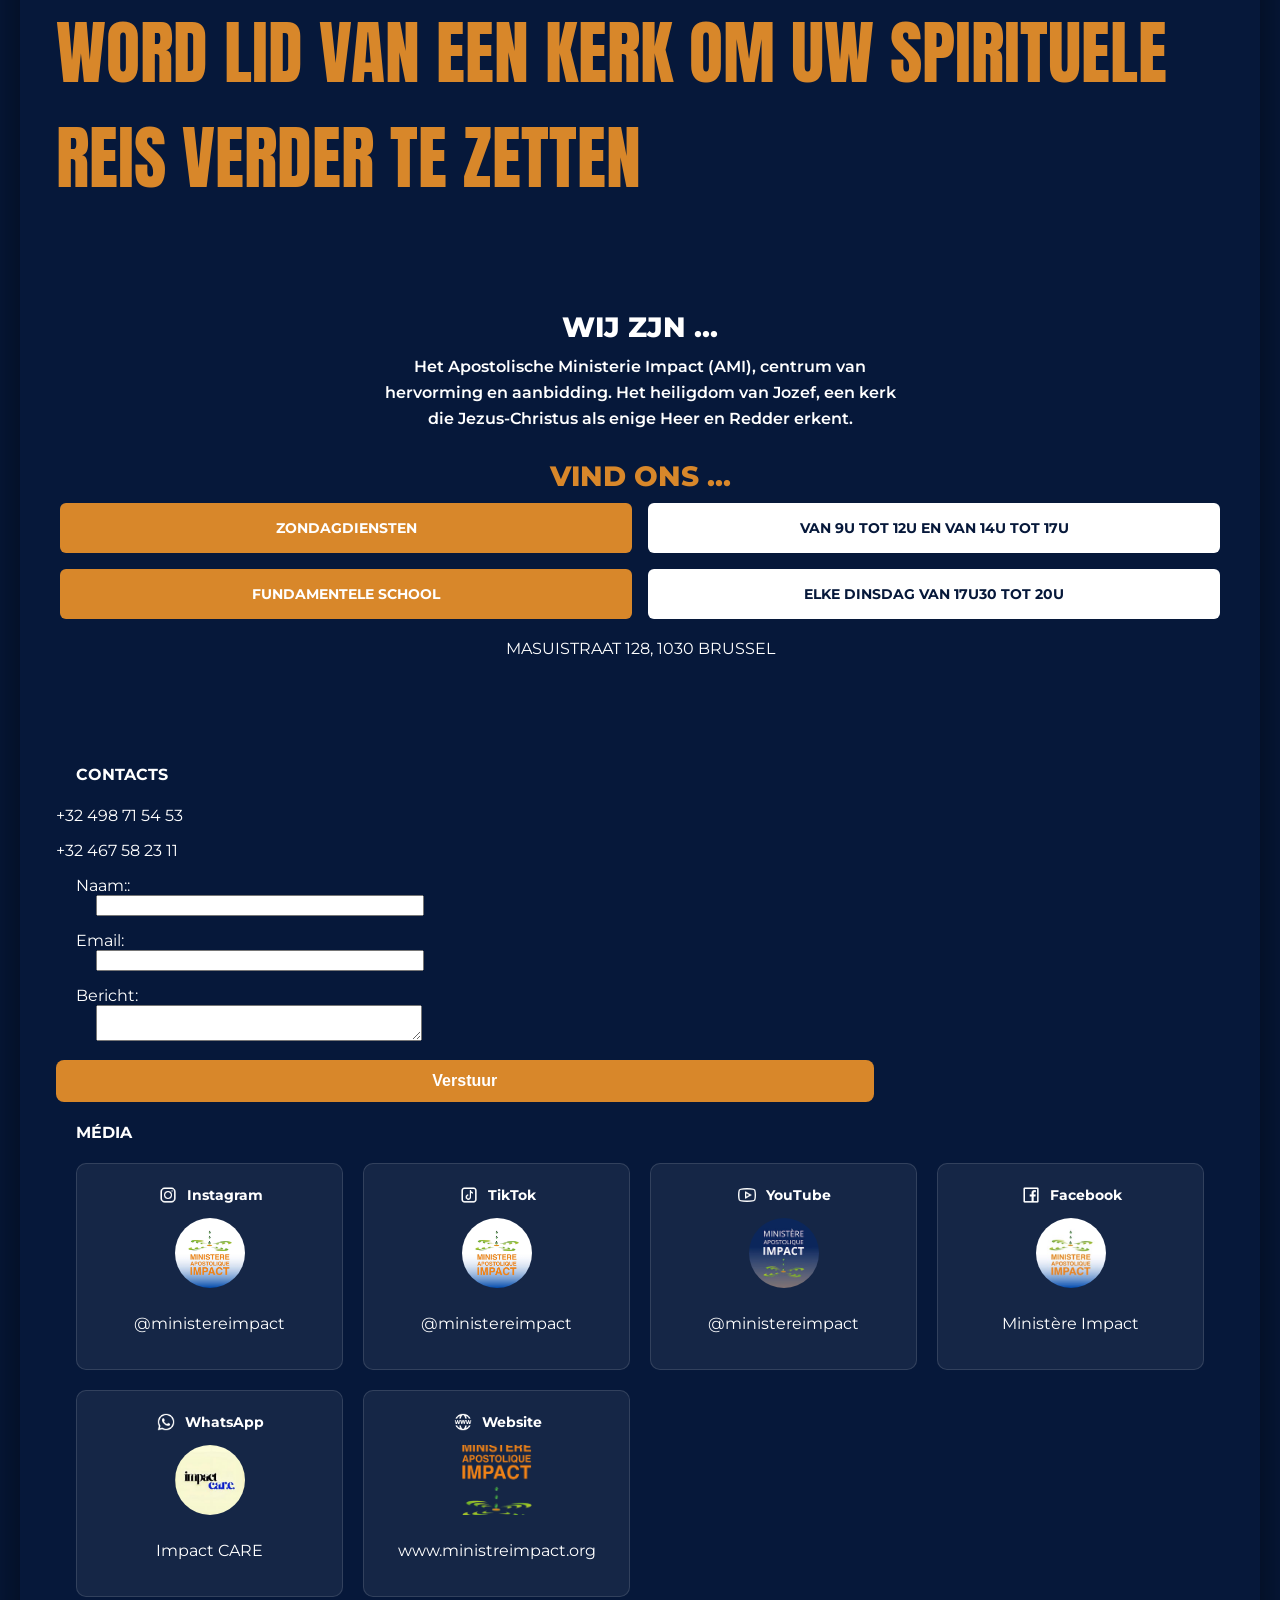
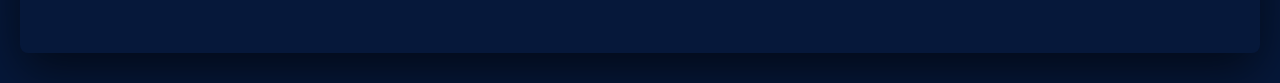
<file: nl.html>
<!doctype html>
<html lang="fr">
<head>
  <!-- Google tag (gtag.js) -->
  <script async src="https://www.googletagmanager.com/gtag/js?id=G-8X0MS7GX06"></script>
  <script>
    window.dataLayer = window.dataLayer || [];
    function gtag(){dataLayer.push(arguments);}
    gtag('js', new Date());

    gtag('config', 'G-8X0MS7GX06');
  </script>
  <meta charset="utf-8">
  <meta name="viewport" content="width=device-width,initial-scale=1">
  <title>Jésus t'aime — Flyer</title>
  <link href="https://fonts.googleapis.com/css2?family=Montserrat:wght@400;600;700;800&display=swap" rel="stylesheet">
  <link href="https://fonts.googleapis.com/css2?family=Anton&display=swap" rel="stylesheet">
  <style>
    @import url('style.css');
</style>

</head>
<body>
<script>
document.addEventListener("DOMContentLoaded", function() {
  const el = document.querySelector(".typewriterdutch");
  const text = "JEZUS VAN U HOUDT ?";  // wordt per taal aangepast
  let i = 0;

  function type() {
    if (i < text.length) {
      el.textContent += text.charAt(i);
      i++;
      setTimeout(type, 80);
    }
  }

  type();
});
</script>



  <div class="sheet">
    <div class="lang-switch">
      <button class="lang-toggle" type="button" aria-label="Kies taal">☰</button>
      <div class="lang-menu">
        <a href="index.html">FR</a>
        <a href="nl.html" class="active">NL</a>
        <a href="en.html">EN</a>
      </div>
    </div>

    <header class="header">
      <div class="kicker">WIST JE DAT</div>
      <div class="title typewriterdutch"></div>
      <div class="lead">
      <p>DE WERELD WAARIN WE VANDAAG LEVEN WORDT GERAAKT DOOR EEN AANTAL CRISISEN: SANITAIRE, FINANCIELE, MORELE, MAATSCHAPPELIJKE EN IDENTITEITSCRISES, ENZ.</p>
      <p>IN HET MIDDEN VAN AL DEZE CRISES BLIJFT GODS LIEFDE ONZE ENIGE HULP, OMDAT WE DOOR GODS LIEFDE TOEGANG HEBBEN TOT HET EEUWIGE LEVEN.</p>
      <p style="color: var(--orange); font-weight: bold;">JOHANNES 3:16 WANT ZO LIEF HEEFT GOD DE WERELD GEHAD, DAT HIJ ZIJN ENIGGEBOREN ZOON GEGEVEN HEEFT, OPDAT IEDER DIE IN HEM GELOOFT, NIET VERLOREN GAAT, MAAR EEUWIG LEVEN HEEFT.</p>
      <p>GOD WILT DAT WE ALLEMAAL EEUWIG LEVEN HEBBEN, MAAR DIT IS ALLEEN MOGELIJK DOOR GELOOF IN JEZUS CHRISTUS.</p>
    </div>
    </header>

    <div class="band">DUS HOE KAN IK HET EEUWIGE LEVEN ONTVANGEN?</div>

    <section class="card">
      <div class="steps">
        <div class="step">
          <div class="num">1</div>
          <div>
            <h4>ACCEPTEER VOOR GOD DAT JE EEN ZONDAAR BENT EN NIET JEZELF KAN REDDEN.</h4>
            <p><strong>Romeinen 3:23</strong> <em>Want allen hebben gezondigd en missen de heerlijkheid van God;</em> Wij kunnen nooit de straf voor onze zonden betalen, maar God heeft een manier aangeboden om ons te vergeven zodat wij toegang hebben tot het eeuwig leven.</p>
          </div>
        </div>

        <div class="step">
          <div class="num">2</div>
          <div>
            <h4>BEKEN JE ZONDEN AAN GOD EN VRAAG HEM OM JOU VOLLEDIG TE VERGEVEN.</h4>
            <p><strong>1 Johannes 1:9</strong> <em>Maar als wij onze zonden bekennen, is God zo trouw en rechtvaardig ons die te vergeven. Dan zuivert Hij ons van alles wat we verkeerd hebben gedaan.</em> Dieu est fidèle et juste et, par conséquent, il nous pardonnera nos péchés et nous purifiera de tout le mal que nous nous avons commis.</p>
          </div>
        </div>

        <div class="step">
          <div class="num">3</div>
          <div>
            <h4>GELOOF IN JE HART DAT JEZUS KWAM, STIERF, WERD BEGRAVEN EN HERREES OM JE TE REDDEN EN EEUWIG LEVEN TE GEVEN.</h4>
            <p><strong>Romeinen 5:1</strong> <em>En zo zijn we door het geloof, zijn wij vrijgespoken van schuld en hebben wij vrede met God. Die vrede hebben we te danken aan onze Heer Jezus Christus.</em></p>
          </div>
        </div>

        <div class="step">
          <div class="num">4</div>
          <div>
            <h4>ONTVANG DOOR GELOOF !</h4>
            <p>Vraag aan Jezus Christus om in je hart te komen als Heer en Redder, zodat je het eeuwige leven kan hebben.</p>
          </div>
        </div>
      </div>

      <p style="margin-top:18px;color:#0b1a33;font-weight:600">We ontvangen het eeuwige leven door ons hart voor Jezus te openen en Hem als Heer en Redder te accepteren.</p>
      <p><strong>Jezus verklaarde</strong> <em>"ik ben de weg, de waarheid en het leven, niemand komt tot de Vader dan door Mij"</em> (Jean 14:6)</p>
      <p>Hij kwam op aarde, vergoot zijn bloed en stierf aan het kruis voor jouw zonden. Door geloof kun je vergeven worden en kosteloos het eeuwige leven ontvangen, omdat Hij de prijs voor jouw verlossing heeft betaald. Door Hem in je hart te aanvaarden, reinigt zijn bloed al je zonden en word je rechtvaardig voor God. (Romeinen 4:7)</p>
    </section>

    <p class="special">
      WORD LID VAN EEN KERK OM UW SPIRITUELE REIS VERDER TE ZETTEN
    </p>
    <footer class="church">

      <h3>WIJ ZJN ...</h3>
      <p>
        Het Apostolische Ministerie Impact (AMI), centrum van hervorming en aanbidding.
        Het heiligdom van Jozef, een kerk die Jezus-Christus als enige Heer en Redder erkent.
      </p>

      <h3 style="color: var(--orange)">VIND ONS ...</h3>

      <div class="badges">
        <div class="badge orange">ZONDAGDIENSTEN</div>
        <div class="badge white">VAN 9U TOT 12U EN VAN 14U TOT 17U</div>
        <div class="badge orange">FUNDAMENTELE SCHOOL</div>
        <div class="badge white">ELKE DINSDAG VAN 17U30 TOT 20U</div>
      </div>
      <div class="contact">
        <div></div>
        <div>MASUISTRAAT 128, 1030 BRUSSEL</div>
      </div>

    </footer>
    <section class="contact-media">
      <div>
        <div class="contact-section">
          <h4 style="margin-left:20px">CONTACTS</h4>
          <p>+32 498 71 54 53</p>
          <p>+32 467 58 23 11</p>
            <div style="margin-left:20px; margin-bottom:10px">
                <label>Naam::</label><br>
                <input type="text" name="name" required style="margin-left:20px; margin-bottom:5px">
              </div>
            <div style="margin-left:20px; margin-bottom:10px">
              <label>Email:</label><br>
              <input type="email" name="email" required style="margin-left:20px; margin-bottom:5px">
            </div>
          
            <div style="margin-left:20px; margin-bottom:10px">
              <label>Bericht:</label><br>
              <textarea name="message" required style="margin-left:20px; margin-bottom:5px"></textarea>
            </div>
          
            <button type="submit">Verstuur</button>
          </form>
          
          <h4 style="margin-left:20px">MÉDIA</h4>
          <div class="media-links" style="margin-left:20px; margin-right:20px; margin-bottom:20px">
            <div class="social-grid">

              <a class="social-card" href="https://www.instagram.com/ministereimpact/" target="_blank">
                <div class="top-row">
                  <img class="platform-icon" src="icons8-instagram-logo-32.png" alt="Instagram">
                  <span class="platform-name">Instagram</span>
                </div>
                <img class="avatar" src="profiles/instagram.jpg" alt="Instagram profiel">
                <p>@ministereimpact</p>
              </a>
            
              <a class="social-card" href="https://www.tiktok.com/@ministereimpact" target="_blank">
                <div class="top-row">
                  <img class="platform-icon" src="icons8-tiktok-32.png" alt="TikTok">
                  <span class="platform-name">TikTok</span>
                </div>
                <img class="avatar" src="profiles/tiktok.jpeg" alt="TikTok profiel">
                <p>@ministereimpact</p>
              </a>
            
              <a class="social-card" href="https://www.youtube.com/@ministereimpact" target="_blank">
                <div class="top-row">
                  <img class="platform-icon" src="icons8-youtube-32.png" alt="YouTube">
                  <span class="platform-name">YouTube</span>
                </div>
                <img class="avatar" src="profiles/youtube.jpg" alt="YouTube profiel">
                <p>@ministereimpact</p>
              </a>
            
              <a class="social-card" href="https://facebook.com/ministereimpact" target="_blank">
                <div class="top-row">
                  <img class="platform-icon" src="icons8-facebook-32.png" alt="Facebook">
                  <span class="platform-name">Facebook</span>
                </div>
                <img class="avatar" src="profiles/facebook.jpg" alt="Facebook profiel">
                <p>Ministère Impact</p>
              </a>
            
              <a class="social-card" href="https://whatsapp.com/channel/0029VbAOc02KmCPVgqaC9p2C" target="_blank">
                <div class="top-row">
                  <img class="platform-icon" src="icons8-whatsapp-32.png" alt="WhatsApp">
                  <span class="platform-name">WhatsApp</span>
                </div>
                <img class="avatar" src="profiles/whatsapp.png" alt="WhatsApp kanaal">
                <p>Impact CARE</p>
              </a>

              <a class="social-card" href="https://www.ministereimpact.org/" target="_blank">
                <div class="top-row">
                  <img class="platform-icon" src="icons8-website-32.png" alt="Website">
                  <span class="platform-name">Website</span>
                </div>
                <img class="avatar_logo" src="profiles/logo.png" alt="Website">
                <p>www.ministreimpact.org</p>
              </a>

            </div>            
          </div>
      </div>
    </section>
  </div>
  <script>
  document.addEventListener('DOMContentLoaded', function () {
    const langSwitch = document.querySelector('.lang-switch');
    const toggle = document.querySelector('.lang-toggle');
    const menu = document.querySelector('.lang-menu');

    if (!langSwitch || !toggle || !menu) return;

    toggle.addEventListener('click', function (e) {
      e.preventDefault();
      e.stopPropagation();
      langSwitch.classList.toggle('open');
    });

    // close when clicking outside
    document.addEventListener('click', function (e) {
      if (!langSwitch.contains(e.target)) langSwitch.classList.remove('open');
    });

    // close when selecting a language
    menu.querySelectorAll('a').forEach(a => {
      a.addEventListener('click', () => langSwitch.classList.remove('open'));
    });
  });
  </script>
</body>
</html>
</file>
